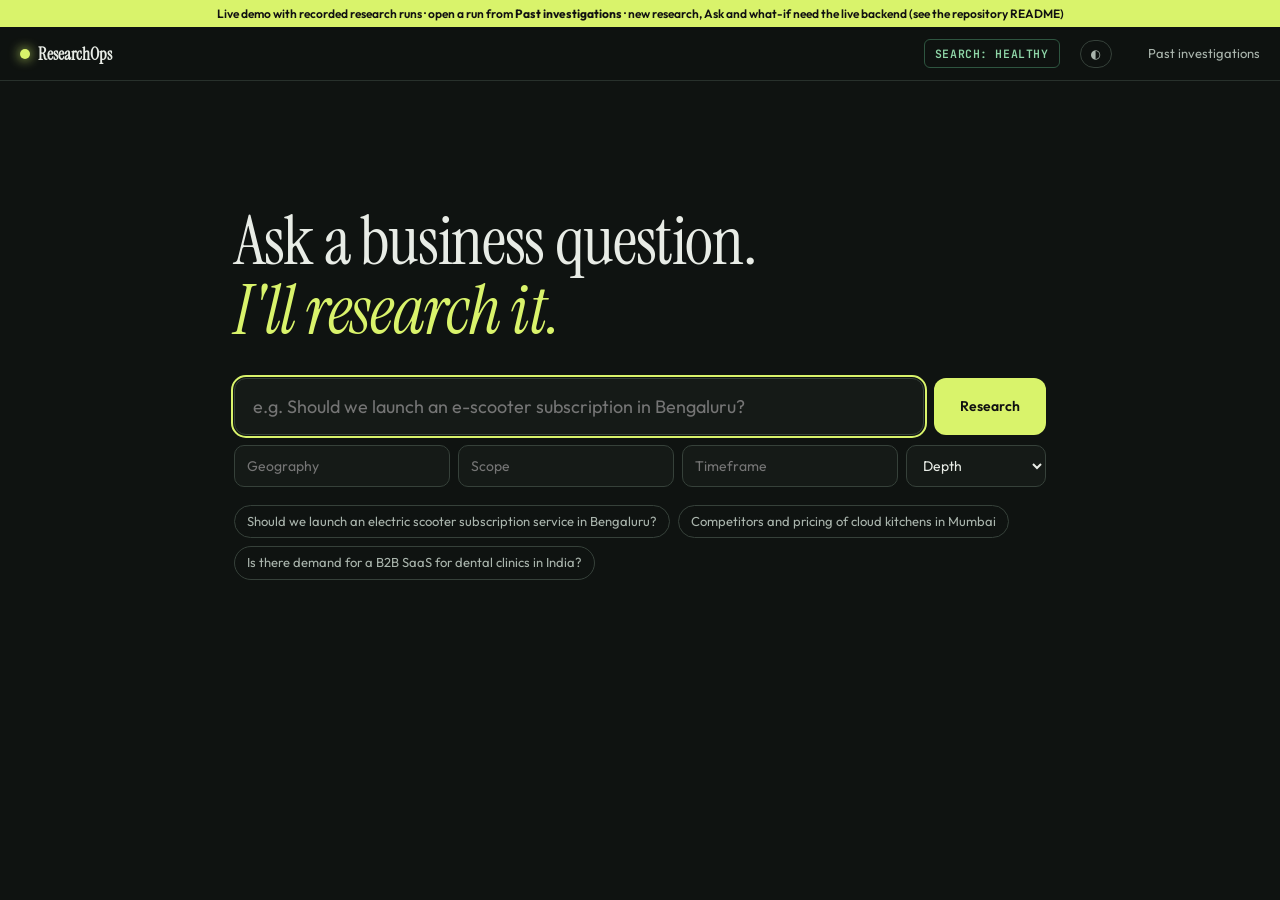
<file: index.html>
<!doctype html>
<html lang="en">
<head>
<meta charset="utf-8">
<meta name="viewport" content="width=device-width, initial-scale=1">
<title>ResearchOps</title>
<link rel="preconnect" href="https://fonts.googleapis.com">
<link href="https://fonts.googleapis.com/css2?family=Instrument+Serif:ital@0;1&family=Outfit:wght@300;400;500;600;700&family=JetBrains+Mono:wght@400;500&display=swap" rel="stylesheet">
<link rel="stylesheet" href="style.css">
</head>
<body>
<div class="demo-banner">Live demo with recorded research runs · open a run from <b>Past investigations</b> · new research, Ask and what-if need the live backend (see the repository README)</div>
<header class="top">
  <a class="brand" href="./" aria-label="Home"><span class="dot"></span>ResearchOps</a>
  <form id="topSearch" class="top-search" hidden>
    <input name="q" placeholder="Research another question…" autocomplete="off" aria-label="Research question">
  </form>
  <button id="healthBadge" class="health unknown" title="Research source health — click for details">SEARCH: …</button><button class="theme-toggle" id="themeToggle" title="Light / dark">◐</button><details class="recent" style="margin-left:16px"><summary>Past investigations</summary><ul id="recentList"></ul></details>
</header>

<main id="landing" class="landing">
  <h1>Ask a business question.<br><em>I'll research it.</em></h1>
  <form id="heroSearch" class="hero-search">
    <input name="q" placeholder="e.g. Should we launch an e-scooter subscription in Bengaluru?" autocomplete="off" aria-label="Research question" autofocus>
    <button>Research</button>
  </form>
  <div class="constraints">
    <input id="cGeo" placeholder="Geography" aria-label="Geography">
    <input id="cScope" placeholder="Scope" aria-label="Scope">
    <input id="cTime" placeholder="Timeframe" aria-label="Timeframe">
    <select id="cDepth" aria-label="Depth"><option value="">Depth</option><option value="quick">Quick</option><option value="standard">Standard</option><option value="deep">Deep</option></select>
  </div>
  <div class="examples" id="examples"></div>
</main>

<section id="runView" class="run" hidden>
  <button class="lograil" id="logShow" title="Show research log">›</button>
  <aside class="log">
    <div class="log-head">
      <button class="loghide" id="logHide" title="Hide research log">‹</button>
      <div>
        <p class="eyebrow" id="runQuery"></p>
        <h2 id="runTitle">Researching…</h2>
      </div>
      <div class="meter" id="meter" hidden></div>
      <div class="counters" id="counters"></div>
      <form id="goalForm" class="goal-form" hidden><input name="g" placeholder="Change the goal mid-run (e.g. focus on delivery riders)…" autocomplete="off"><button>Update</button></form>
    </div>
    <ol id="timeline" class="timeline"></ol>
  </aside>
  <div class="stage">
    <div id="hearing" class="hearing" hidden></div>
    <div class="stepper" id="stepper"></div>
    <nav class="tabs" id="tabs">
      <button data-tab="graph" class="on">Graph</button>
      <button data-tab="verdict">Verdict</button>
      <button data-tab="matrix">Matrix</button>
      <button data-tab="report">Report</button>
      <button data-tab="ask">Ask</button>
      <select id="moreTabs" class="more" aria-label="More views">
        <option value="">More ▾</option>
        <option value="agents">Agents &amp; conversation</option><option value="court">Evidence court</option>
        <option value="autopsy">Red-team autopsy</option><option value="economics">Monte Carlo simulation</option>
        <option value="actionplan">Action plan</option><option value="whatif">What-if lab</option><option value="planner">Planner</option><option value="replay">Replay</option>
        <option value="memory">Research memory</option><option value="trial">Trial</option><option value="brief">Evidence by hypothesis</option>
        <option value="claims">Claims &amp; debt</option><option value="sources">Sources</option>
      </select>
    </nav>
    <div class="panel graph-panel" id="panel-graph"></div>
    <div class="panel" id="panel-verdict" hidden><div class="waiting" id="verdictWaiting">The verdict appears once the evidence has been weighed, argued and verified. Answer the questions above when asked; watch the log on the left.</div><div id="verdict"></div></div>
    <div class="panel" id="panel-trial" hidden><div id="trial"></div></div>
    <div class="panel" id="panel-brief" hidden><div class="waiting" id="briefWaiting">The brief is written from the collected evidence once research completes. Watch the research log on the left; click any step to inspect what it found.</div><div id="brief"></div></div>
    <div class="panel" id="panel-claims" hidden><div id="claims"></div></div>
    <div class="panel" id="panel-sources" hidden><div id="sources"></div></div>
    <div class="panel" id="panel-report" hidden></div>
    <div class="panel" id="panel-ask" hidden></div>
    <div class="panel" id="panel-matrix" hidden></div>
    <div class="panel" id="panel-agents" hidden></div>
    <div class="panel" id="panel-court" hidden></div>
    <div class="panel" id="panel-autopsy" hidden></div>
    <div class="panel" id="panel-economics" hidden></div>
    <div class="panel" id="panel-whatif" hidden></div>
    <div class="panel" id="panel-actionplan" hidden></div>
    <div class="panel" id="panel-planner" hidden></div>
    <div class="panel" id="panel-replay" hidden></div>
    <div class="panel" id="panel-memory" hidden></div>
  </div>
</section>

<aside id="inspector" class="inspector" hidden aria-label="Inspector">
  <button class="close" id="inspClose" aria-label="Close">×</button>
  <div id="inspBody"></div>
</aside>

<script src="demo-shim.js"></script>
<script src="graph.js"></script>
<script src="app.js"></script>
<script src="views.js"></script>
</body>
</html>
</file>
<file: style.css>
:root {
  --bg: #0f1311; --bg2: #151a17; --bg3: #1c231f; --line: #28312c; --line2: #36413a;
  --ink: #e8ece6; --ink2: #aab5ad; --ink3: #75827a;
  --accent: #d9f36b; --accent2: #7fd7c4;
  --fact: #7fb8ff; --exp: #f2b86b; --inf: #c79bff; --ref: #8fd6a8; --rep: #b5b5a0; --warn: #ff8a7a;
  --serif: "Instrument Serif", Georgia, serif; --sans: "Outfit", system-ui, sans-serif; --mono: "JetBrains Mono", ui-monospace, monospace;
  --t0: #6fd39a; --t1: #66352f; --t2: #2e5540; --t3: #ff8a7a; --t4: #f5b454; --t5: #8fd6a8; --t6: #4b3b66; --t7: #1b1822; --t8: #c97a70; --t9: #5e4a2c; --t10: #57431c; --t11: #4a4a3e; --t12: #2f4a66; --t13: #262b12; --t14: #1c2713; --t15: #6fa8ff; --t16: #111;
  --shadow: none; --glass: rgba(15,19,17,.85);
}
* { box-sizing: border-box; }
html, body { margin: 0; background: var(--bg); color: var(--ink); font: 14px/1.5 var(--sans); }
a { color: var(--accent2); }
button { font: inherit; cursor: pointer; }
[hidden] { display: none !important; }
.eyebrow { font: 500 11px/1 var(--mono); letter-spacing: .12em; text-transform: uppercase; color: var(--ink3); margin: 0 0 8px; }

.top { display: flex; align-items: center; gap: 20px; padding: 12px 20px; border-bottom: 1px solid var(--line); background: var(--bg); position: sticky; top: 0; z-index: 20; }
.brand { font: 600 17px var(--serif); color: var(--ink); text-decoration: none; display: flex; align-items: center; gap: 8px; }
.brand .dot { width: 10px; height: 10px; border-radius: 50%; background: var(--accent); box-shadow: 0 0 12px var(--accent); }
.top-search { flex: 1; max-width: 520px; }
.top-search input { width: 100%; background: var(--bg2); border: 1px solid var(--line); color: var(--ink); padding: 8px 12px; border-radius: 8px; font: inherit; }
.recent { margin-left: auto; position: relative; color: var(--ink2); }
.recent summary { cursor: pointer; list-style: none; font-size: 13px; }
.recent ul { position: absolute; right: 0; top: 28px; background: var(--bg2); border: 1px solid var(--line); border-radius: 10px; list-style: none; margin: 0; padding: 6px; width: 360px; max-height: 60vh; overflow: auto; }
.recent li a { display: block; padding: 8px 10px; border-radius: 6px; color: var(--ink); text-decoration: none; font-size: 13px; }
.recent li a:hover { background: var(--bg3); }
.recent li small { color: var(--ink3); display: block; }

.landing { max-width: 860px; margin: 0 auto; padding: 14vh 24px 60px; }
.landing h1 { font: 400 clamp(40px, 6vw, 68px)/1.02 var(--serif); margin: 0 0 22px; letter-spacing: -.02em; }
.landing h1 em { color: var(--accent); font-style: italic; }
.lede { color: var(--ink2); font-size: 16px; max-width: 640px; }
.hero-search { display: flex; gap: 10px; margin-top: 32px; }
.hero-search input { flex: 1; font: 18px var(--sans); padding: 16px 18px; background: var(--bg2); border: 1px solid var(--line2); color: var(--ink); border-radius: 12px; }
.hero-search input:focus, .top-search input:focus { outline: 2px solid var(--accent); outline-offset: 1px; }
.hero-search button { padding: 0 26px; background: var(--accent); color: var(--t16); border: 0; border-radius: 12px; font-weight: 600; }
.examples { margin-top: 18px; display: flex; flex-wrap: wrap; gap: 8px; }
.examples button { background: none; border: 1px solid var(--line2); color: var(--ink2); padding: 6px 12px; border-radius: 99px; font-size: 13px; }
.examples button:hover { border-color: var(--accent); color: var(--ink); }

.run { display: grid; grid-template-columns: minmax(340px, 30%) 1fr; height: calc(100vh - 64px); }
.log { border-right: 1px solid var(--line); overflow: auto; background: var(--bg); }
.log-head { padding: 18px 18px 12px; position: sticky; top: 0; background: var(--bg); z-index: 2; border-bottom: 1px solid var(--line); }
.log-head h2 { font: 400 24px/1.15 var(--serif); margin: 0 0 12px; }
.counters { display: grid; grid-template-columns: repeat(4, 1fr); gap: 6px; }
.counters div { background: var(--bg2); border: 1px solid var(--line); border-radius: 8px; padding: 6px 8px; }
.counters b { display: block; font: 500 18px var(--mono); color: var(--accent); }
.counters span { font-size: 11px; color: var(--ink3); }

.timeline { list-style: none; margin: 0; padding: 10px 12px 40px; }
.step { position: relative; padding: 8px 10px 8px 30px; border-radius: 8px; cursor: pointer; }
.step:hover { background: var(--bg2); }
.step::before { content: ""; position: absolute; left: 11px; top: 13px; width: 9px; height: 9px; border-radius: 50%; background: var(--line2); }
.step::after { content: ""; position: absolute; left: 15px; top: 26px; bottom: -8px; width: 1px; background: var(--line); }
.step:last-child::after { display: none; }
.step.done::before { background: var(--accent); }
.step.failed::before { background: var(--warn); }
.step.running::before { background: var(--accent2); animation: pulse 1s infinite; }
@keyframes pulse { 50% { box-shadow: 0 0 0 5px rgba(127, 215, 196, .2); } }
.step h4 { margin: 0; font: 500 13.5px var(--sans); display: flex; justify-content: space-between; gap: 8px; }
.step h4 time { font: 11px var(--mono); color: var(--ink3); }
.step p { margin: 2px 0 0; color: var(--ink2); font-size: 12.5px; }
.step.failed p { color: var(--warn); }
.step .subs { margin: 6px 0 0; padding: 0; list-style: none; max-height: 180px; overflow: auto; }
.step .subs li { font: 11.5px/1.5 var(--mono); color: var(--ink3); padding: 2px 6px; border-radius: 4px; white-space: nowrap; overflow: hidden; text-overflow: ellipsis; }
.step .subs li:hover { color: var(--ink); background: var(--bg3); }
.step .subs li.bad { color: var(--t8); }

.stage { display: flex; flex-direction: column; min-width: 0; }
.tabs { display: flex; gap: 2px; padding: 10px 16px 0; border-bottom: 1px solid var(--line); overflow-x: auto; }
.tabs button { background: none; border: 0; color: var(--ink3); padding: 10px 14px; border-bottom: 2px solid transparent; white-space: nowrap; }
.tabs button.on { color: var(--ink); border-color: var(--accent); }
.panel { flex: 1; overflow: auto; position: relative; }
.waiting { color: var(--ink3); padding: 40px; max-width: 560px; }
.filters input { margin: 0; }
.filters { display: flex; gap: 4px; flex-wrap: wrap; }
.filters label { font-size: 11.5px; color: var(--ink2); background: var(--bg2); border: 1px solid var(--line); border-radius: 99px; padding: 2px 8px; display: flex; gap: 4px; align-items: center; cursor: pointer; }
.filters i { width: 8px; height: 8px; border-radius: 50%; display: inline-block; }
.legend-edges { margin-left: auto; font-size: 11px; color: var(--ink3); display: flex; gap: 6px; align-items: center; white-space: nowrap; }
.legend-edges i { width: 18px; height: 0; border-top: 2px solid; display: inline-block; }
.l-fact { border-color: var(--fact) !important; } .l-exp { border-color: var(--exp) !important; border-top-style: dashed !important; }
.l-inf { border-color: var(--inf) !important; border-top-style: dotted !important; } .l-ev { border-color: var(--line2) !important; }

/* brief */
#brief { padding: 28px 32px 80px; max-width: 1180px; }
.b-hero { display: grid; grid-template-columns: minmax(0, 1fr) 300px; gap: 28px; margin-bottom: 36px; }
.b-hero h1 { font: 400 44px/1.05 var(--serif); margin: 0 0 6px; }
.b-hero .where { color: var(--ink3); font-size: 13px; margin-bottom: 18px; }
.b-hero img { width: 100%; border-radius: 12px; border: 1px solid var(--line); }
.facts { display: grid; grid-template-columns: max-content 1fr; gap: 4px 14px; font-size: 13px; margin-top: 14px; }
.facts dt { color: var(--ink3); } .facts dd { margin: 0; min-width: 0; overflow-wrap: anywhere; }
section.b { margin: 0 0 40px; }
section.b > h3 { font: 400 24px var(--serif); margin: 0 0 4px; }
section.b > .how { color: var(--ink3); font-size: 12.5px; margin: 0 0 14px; max-width: 760px; }
.synth { background: var(--bg2); border: 1px solid var(--t6); border-radius: 10px; padding: 14px 16px; margin-top: 16px; font-size: 14.5px; }
.synth .cite { font: 11px var(--mono); color: var(--inf); cursor: pointer; text-decoration: underline dotted; }
.cards { display: grid; grid-template-columns: repeat(auto-fill, minmax(250px, 1fr)); gap: 12px; }
.card { background: var(--bg2); border: 1px solid var(--line); border-radius: 12px; padding: 14px; cursor: pointer; transition: border-color .15s; }
.card:hover { border-color: var(--line2); }
.card h5 { margin: 0 0 6px; font: 600 15px var(--sans); }
.card .meta { font: 11px var(--mono); color: var(--ink3); }
.card ul { margin: 8px 0 0; padding-left: 16px; color: var(--ink2); font-size: 12.5px; }
.bar { height: 4px; background: var(--bg3); border-radius: 2px; margin-top: 8px; overflow: hidden; }
.bar > i { display: block; height: 100%; background: var(--accent); }
.claim { padding: 10px 12px; border: 1px solid var(--line); border-radius: 10px; background: var(--bg2); margin-bottom: 8px; cursor: pointer; font-size: 13.5px; }
.claim:hover { border-color: var(--line2); }
.claim .q { margin: 0 0 6px; }
.badges { display: flex; gap: 6px; flex-wrap: wrap; align-items: center; }
.badge { font: 500 10px/1 var(--mono); letter-spacing: .04em; text-transform: uppercase; padding: 4px 6px; border-radius: 4px; border: 1px solid; }
.b-verified { color: var(--fact); border-color: var(--t12); } .b-reference { color: var(--ref); border-color: var(--t2); }
.b-reported { color: var(--rep); border-color: var(--t11); } .b-opinion { color: var(--exp); border-color: var(--t9); }
.b-inference { color: var(--inf); border-color: var(--t6); } .b-warning { color: var(--warn); border-color: var(--t1); }
.src { font: 11px var(--mono); color: var(--ink3); }
.chips { display: flex; flex-wrap: wrap; gap: 6px; }
.chip { background: var(--bg3); border: 1px solid var(--line); border-radius: 99px; padding: 3px 10px; font-size: 12.5px; cursor: pointer; }
.chip b { font: 500 11px var(--mono); color: var(--accent); margin-left: 4px; }
.cols { display: grid; grid-template-columns: repeat(auto-fit, minmax(340px, 1fr)); gap: 20px; }
.climate .m.ok { color: var(--accent); }

/* tables */
table { width: 100%; border-collapse: collapse; font-size: 12.5px; }
th, td { text-align: left; padding: 6px 8px; border-bottom: 1px solid var(--line); vertical-align: top; }
th { color: var(--ink3); font-weight: 500; position: sticky; top: 0; background: var(--bg); }
tr.click { cursor: pointer; } tr.click:hover td { background: var(--bg2); }
.tablewrap { padding: 16px 20px; }
.tablewrap .tools { display: flex; gap: 10px; margin-bottom: 12px; flex-wrap: wrap; }
.tablewrap .tools input, .tablewrap .tools select { background: var(--bg2); border: 1px solid var(--line); color: var(--ink); padding: 6px 10px; border-radius: 6px; font: inherit; }
td.mono, .mono { font-family: var(--mono); font-size: 11.5px; }

/* inspector */
.inspector { position: fixed; top: 57px; right: 0; bottom: 0; width: min(560px, 100vw); background: var(--bg2); border-left: 1px solid var(--line2); overflow: auto; padding: 22px 24px 60px; z-index: 30; box-shadow: -20px 0 40px rgba(0,0,0,.4); }
.inspector .close { position: absolute; right: 14px; top: 10px; background: none; border: 0; color: var(--ink2); font-size: 26px; }
.inspector h2 { font: 400 26px/1.15 var(--serif); margin: 0 0 6px; padding-right: 30px; }
.inspector h4 { font: 500 11px var(--mono); letter-spacing: .1em; text-transform: uppercase; color: var(--ink3); margin: 22px 0 8px; }
.inspector .claim { background: var(--bg); }
.edge { padding: 8px 10px; border: 1px solid var(--line); border-radius: 8px; margin-bottom: 6px; cursor: pointer; font-size: 13px; background: var(--bg); }
.edge:hover { border-color: var(--line2); }
.edge .why { color: var(--ink3); font-size: 12px; }
.conf { font: 11px var(--mono); color: var(--accent); }
pre.json, pre.text { background: var(--bg); border: 1px solid var(--line); border-radius: 8px; padding: 10px; font: 11.5px/1.5 var(--mono); white-space: pre-wrap; word-break: break-word; max-height: 50vh; overflow: auto; color: var(--ink2); }
.kv { display: grid; grid-template-columns: max-content 1fr; gap: 4px 12px; font-size: 13px; }
.kv dt { color: var(--ink3); } .kv dd { margin: 0; word-break: break-word; }
.stage-data table { font-size: 12px; }
.muted { color: var(--ink3); }
.note { font-size: 12.5px; color: var(--ink3); border-left: 2px solid var(--line2); padding-left: 10px; margin: 8px 0; }

@media (max-width: 900px) {
  .run { grid-template-columns: 1fr; height: auto; }
  .log { max-height: 50vh; border-right: 0; border-bottom: 1px solid var(--line); }
  .panel { min-height: 70vh; }
  .b-hero { grid-template-columns: 1fr; }
  #brief { padding: 20px 16px; }
}

.health { margin-left: auto; font: 600 11.5px var(--mono); letter-spacing: .05em; padding: 6px 10px; border-radius: 6px; border: 1px solid; background: none; }
.health.HEALTHY { color: var(--ok, var(--t5)); border-color: var(--t2); } .health.DEGRADED { color: var(--t4); border-color: var(--t10); }
.health.OFFLINE, .health.unknown, .health.UNKNOWN { color: var(--t3); border-color: var(--t1); }
.prov { display: grid; grid-template-columns: 1.4fr .8fr 2.6fr; gap: 4px 10px; font-size: 12.5px; align-items: baseline; }
.prov .st { font: 600 11px var(--mono); } .st.healthy, .st.ok, .st.cached { color: var(--t5); } .st.degraded, .st.empty, .st.skipped { color: var(--t4); } .st.failed, .st.disabled { color: var(--t3); }

/* hearing: the run waits for the user */
.hearing { margin: 12px 16px 0; padding: 16px 18px; background: var(--bg2); border: 1px solid var(--accent); border-radius: 12px; }
.hearing h3 { font: 400 22px/1.2 var(--serif); margin: 0 0 6px; }
.hearing textarea, .hearing .t, .goal-form input { width: 100%; background: var(--bg); border: 1px solid var(--line2); color: var(--ink); border-radius: 8px; padding: 8px 10px; font: inherit; }
.hearing .row { display: flex; gap: 8px; margin-top: 8px; }
.hearing button, .goal-form button { background: none; border: 1px solid var(--line2); color: var(--ink2); padding: 7px 14px; border-radius: 8px; }
.hearing button.primary { background: var(--accent); color: var(--t16); border-color: var(--accent); font-weight: 600; margin-top: 10px; }
.hyp-edit { display: grid; grid-template-columns: auto 1fr auto 120px 44px; gap: 8px; align-items: center; margin-bottom: 6px; }
.fav { font: 500 10px var(--mono); text-transform: uppercase; padding: 2px 6px; border-radius: 4px; white-space: nowrap; }
.fav.good { color: var(--ref); border: 1px solid var(--t2); } .fav.bad { color: var(--warn); border: 1px solid var(--t1); }
.goal-form { display: flex; gap: 6px; margin-top: 10px; }
.goal-form input { font-size: 12.5px; padding: 6px 8px; }

/* verdict */
#verdict { padding: 28px 32px 80px; max-width: 1180px; }
.v-hero { display: grid; grid-template-columns: minmax(0, 1fr) 260px; gap: 28px; margin-bottom: 32px; }
.v-hero h1 { font: 400 40px/1.08 var(--serif); margin: 0 0 8px; }
.v-num { background: var(--bg2); border: 1px solid var(--line2); border-radius: 14px; padding: 18px; }
.v-num .big { font: 400 64px/1 var(--serif); color: var(--accent); }
.v-num .lbl { font-weight: 600; margin: 4px 0; text-transform: capitalize; }
.v-num .ver { margin-top: 12px; font-size: 12.5px; border-top: 1px solid var(--line); padding-top: 10px; }
.gauge { position: relative; height: 8px; background: var(--bg3); border-radius: 4px; margin: 8px 0; }
.gauge i { position: absolute; top: 0; bottom: 0; background: rgba(217, 243, 107, .25); border-radius: 4px; }
.gauge b { position: absolute; top: -4px; width: 3px; height: 16px; margin-left: -1px; background: var(--accent); border-radius: 2px; }
.gauge u { position: absolute; top: -2px; width: 1px; height: 12px; background: var(--ink3); }
.gauge::after { content: ""; position: absolute; left: 50%; top: -3px; height: 14px; border-left: 1px dashed var(--line2); }
.gauge.small { height: 6px; }
.meter { margin: -4px 0 10px; font-size: 12.5px; color: var(--ink2); }
.meter b { color: var(--accent); }
.hyp { padding: 10px 0; border-bottom: 1px solid var(--line); }
.hyp-t { font-size: 14px; } .hyp-n b { font: 500 16px var(--mono); color: var(--ink); }
.whatif { display: grid; grid-template-columns: 1fr 200px 48px; gap: 10px; align-items: center; padding: 6px 0; font-size: 13.5px; }
ul.prose { margin: 0; padding-left: 18px; } ul.prose li { margin-bottom: 8px; font-size: 14.5px; }
ul.prose .cite, .speaker .cite { font: 11px var(--mono); color: var(--inf); cursor: pointer; text-decoration: underline dotted; }
ul.struck li { color: var(--ink3); text-decoration: line-through; text-decoration-color: var(--warn); }
.conflict { margin-bottom: 14px; }

/* trial */
.court { display: grid; grid-template-columns: repeat(auto-fill, minmax(360px, 1fr)); gap: 14px; }
.speaker { background: var(--bg2); border: 1px solid var(--line); border-radius: 12px; padding: 14px 16px; }
.speaker h3 { font: 400 22px var(--serif); margin: 0 0 8px; }
.speaker ol { margin: 0; padding-left: 18px; } .speaker li { margin-bottom: 8px; font-size: 13.5px; }
.speaker.advocate { border-color: var(--t2); } .speaker.challenger { border-color: var(--t1); } .speaker.premortem { border-color: var(--t6); }
@media (max-width: 900px) { .v-hero { grid-template-columns: 1fr; } #verdict { padding: 20px 16px; } .whatif { grid-template-columns: 1fr; } .hyp-edit { grid-template-columns: auto 1fr; } }
.step.waiting::before { background: var(--t4); animation: pulse 1s infinite; }

/* ---------- live research graph ---------- */
.graph-panel { position: relative; min-height: 520px; padding: 0 !important; overflow: hidden; }
.kg { width: 100%; height: 100%; display: block; cursor: grab; background: radial-gradient(circle at 50% 45%, var(--bg2), var(--bg) 70%); }
.kg-link { stroke: var(--line2); stroke-width: 1.3; }
.kg-link.rel { stroke: var(--accent2); stroke-opacity: .35; stroke-width: 1; stroke-dasharray: 3 3; }
.kg-arrow { fill: var(--accent2); opacity: .6; }
.kg-node { cursor: pointer; }
.kg-shape { fill: var(--bg2); stroke: var(--line2); stroke-width: 1.3; }
.kg-chip { fill: var(--ink); font: 11px var(--sans); pointer-events: none; }
.kg-node.dot .kg-shape { fill: var(--rep); stroke: var(--bg); }
.kg-node.dot.bad .kg-shape { fill: var(--warn); opacity: .5; }
.kg-node.dot.official .kg-shape, .kg-node.dot.news .kg-shape { fill: var(--fact); }
.kg-node.dot.forum .kg-shape, .kg-node.dot.review .kg-shape { fill: var(--exp); }
.kg-node.dot.research .kg-shape { fill: var(--inf); }
.kg-node.ev.pos .kg-shape { fill: var(--t0); stroke: none; }
.kg-node.ev.neg .kg-shape { fill: var(--warn); stroke: none; }
.kg-node.role .kg-shape { stroke: var(--exp); }
.kg-node.role.advocate .kg-shape { stroke: var(--t15); }
.kg-node.role.challenger .kg-shape { stroke: var(--warn); }
.kg-node:hover .kg-shape { stroke: #fff; }

/* rich cards */
.kgc { box-sizing: border-box; background: var(--bg2); border: 1px solid var(--line2); border-radius: 10px; padding: 9px 11px; color: var(--ink);
       font: 11.5px/1.35 var(--sans); box-shadow: 0 6px 20px rgba(0,0,0,.35); }
.kgc.running { border-color: var(--accent); animation: kgcpulse 1.4s ease-in-out infinite; }
@keyframes kgcpulse { 50% { box-shadow: 0 0 0 4px rgba(217,243,107,.18), 0 6px 20px rgba(0,0,0,.35); } }
.kgc-root { background: var(--t14); border: 2px solid var(--accent); padding: 11px 13px; }
.kgc-q { font: 400 17px/1.2 var(--serif); margin: 3px 0 8px; }
.kgc.kgc-q { font: 11.5px/1.35 var(--sans); margin: 0; border-color: var(--accent); background: var(--t13); }
.kgc-eyebrow { font: 500 9px var(--mono); letter-spacing: .12em; text-transform: uppercase; color: var(--ink3); }
.kgc-head { display: flex; align-items: center; gap: 7px; font-weight: 600; font-size: 12.5px; margin-bottom: 6px; }
.kgc-head small { margin-left: auto; font: 10px var(--mono); color: var(--ink3); font-weight: 400; }
.kgc-dot { width: 8px; height: 8px; border-radius: 50%; background: var(--ink3); flex: none; }
.kgc-dot.run { background: var(--accent); box-shadow: 0 0 8px var(--accent); }
.kgc-dot.done { background: var(--t0); }
.kgc-sub { font: 10.5px var(--mono); color: var(--ink3); margin-top: 4px; }
.kgc-row { display: flex; align-items: center; gap: 8px; margin-top: 4px; }
.kgc-row b { font: 600 11px var(--mono); }
.kgc-bar { flex: 1; height: 6px; background: var(--line); border-radius: 3px; overflow: hidden; display: flex; margin-top: 4px; }
.kgc-row .kgc-bar { margin-top: 0; }
.kgc-bar i { display: block; height: 100%; background: var(--accent2); }
.kgc-bar i.good { background: var(--t0); }
.kgc-bar i.mid { background: var(--exp); }
.kgc-bar i.bad { background: var(--warn); }
.kgc-bar i.prior { background: var(--ink3); }
.kgc-bar i.acc { background: var(--accent); }
.kgc-list { list-style: none; margin: 0; padding: 0; display: grid; gap: 3px; }
.kgc-list li { display: grid; grid-template-columns: 14px 1fr auto; gap: 4px; align-items: baseline; color: var(--ink2); }
.kgc-list li b { font-size: 10px; color: var(--ink3); }
.kgc-list li.done b { color: var(--t0); }
.kgc-list li.run b { color: var(--accent); }
.kgc-list li.bad b { color: var(--warn); }
.kgc-list li.done span { color: var(--ink); }
.kgc-list li em { grid-column: 2 / 4; font-style: normal; color: var(--accent2); font-size: 10.5px; }
.kgc-list li small { font: 9.5px var(--mono); color: var(--ink3); }
.kgc-stats { display: grid; grid-template-columns: repeat(3, 1fr); gap: 4px; text-align: center; }
.kgc-stats div { background: var(--bg3); border-radius: 6px; padding: 4px 0; font-size: 9.5px; color: var(--ink3); }
.kgc-stats b { display: block; font: 600 15px var(--mono); color: var(--ink); }
.kgc-tags { display: flex; flex-wrap: wrap; gap: 3px; margin-top: 6px; }
.kgc-tags span { font: 9.5px var(--mono); color: var(--ink2); background: var(--bg3); border-radius: 4px; padding: 1px 5px; }
.kgc-warn { font-size: 10.5px; color: var(--warn); margin-top: 4px; }
.kgc-crux { font-size: 10.5px; color: var(--accent); margin-top: 4px; }
.kgc-g-bg, .kgc-g { fill: none; stroke-width: 8; stroke-linecap: round; }
.kgc-g-bg { stroke: var(--line); }
.kgc-g.good { stroke: var(--t0); }
.kgc-g.mid { stroke: var(--exp); }
.kgc-g.bad { stroke: var(--warn); }
.kgc svg text { fill: var(--ink); font: 400 20px var(--serif); }
.kgc-hypcard { border-color: rgba(199,155,255,.45); background: var(--t7); }
.kgc-hyph { display: flex; align-items: center; justify-content: space-between; margin-bottom: 3px; }
.kgc-id { font: 600 10px var(--mono); color: var(--inf); }
.kgc-info { background: none; border: 1px solid var(--line2); color: var(--accent2); border-radius: 99px; font: 10.5px var(--sans); padding: 0 7px; line-height: 17px; cursor: pointer; }
.kgc-info:hover, .kgc-info.on { background: var(--accent2); color: var(--t16); }
.kgc-text { font-size: 11.5px; }
.kgc-spark line { stroke: var(--line2); stroke-dasharray: 2 2; }
.kgc-spark polyline { fill: none; stroke: var(--accent2); stroke-width: 1.5; }
.kgc-asm { margin-top: 7px; border-top: 1px dashed var(--line2); padding-top: 6px; display: grid; gap: 5px; font-size: 10.5px; color: var(--ink2); }
.kgc-asm b { font: 600 10px var(--mono); color: var(--inf); }
.kgc-asm em { color: var(--accent2); font-style: normal; }

.kg-legend { position: absolute; left: 14px; bottom: 12px; display: flex; flex-wrap: wrap; gap: 6px 14px; font: 11px var(--mono); color: var(--ink3); max-width: 85%; }
.kg-legend span { white-space: nowrap; display: inline-flex; align-items: center; gap: 5px; }
.kg-legend i { display: inline-block; }
.kg-legend i.lg-card { width: 16px; height: 11px; border: 1.5px solid var(--accent2); border-radius: 3px; }
.kg-legend i.lg-hyp { width: 16px; height: 11px; border: 1.5px solid var(--inf); background: var(--t7); border-radius: 3px; }
.kg-legend i.lg-dot { width: 9px; height: 9px; border-radius: 50%; background: var(--rep); }
.kg-legend i.lg-up, .kg-legend i.lg-down { width: 0; height: 0; border-left: 5px solid transparent; border-right: 5px solid transparent; }
.kg-legend i.lg-up { border-bottom: 9px solid var(--t0); }
.kg-legend i.lg-down { border-top: 9px solid var(--warn); }
.kg-legend i.lg-rel { width: 18px; border-top: 1.5px dashed var(--accent2); }
.kg-legend i.lg-badge { width: 14px; height: 9px; border: 1.5px solid var(--exp); border-radius: 2px; }
.kg-fit { position: absolute; right: 14px; top: 12px; background: var(--bg2); border: 1px solid var(--line2); color: var(--ink2); padding: 4px 12px; border-radius: 8px; font-size: 12px; }

/* flow layout */
.kg-node { transition: transform .45s ease, opacity .3s; }
.kg-link.flow { fill: none; stroke: var(--ink3); stroke-width: 1.6; }
.kg-link.rel { fill: none; stroke-width: 1.2; stroke-dasharray: none; stroke-opacity: .55; }
.kg-link.rel.src { stroke: var(--line2); stroke-opacity: .9; }
.kg-link.rel.pos { stroke: var(--t0); } .kg-link.rel.neg { stroke: var(--warn); }
.kgc-claim, .kgc-src { display: grid; align-items: center; gap: 7px; }
.kgc.kgc-claim, .kgc.kgc-source { padding: 6px 9px; border-radius: 7px; box-shadow: none; }
.kgc-claim { grid-template-columns: 12px 1fr auto; font-size: 11px; line-height: 1.3; color: var(--ink); }
.kgc-claim b { font-size: 10px; } .kgc-claim.pos b { color: var(--t0); } .kgc-claim.neg b { color: var(--warn); }
.kgc-claim small, .kgc-src small { font: 9.5px var(--mono); color: var(--ink3); }
.kgc-src { grid-template-columns: 9px 1fr auto; font-size: 11.5px; }
.kgc-src i { width: 9px; height: 9px; border-radius: 50%; background: var(--rep); }
.kgc-src i.t-official, .kgc-src i.t-news { background: var(--fact); } .kgc-src i.t-forum, .kgc-src i.t-review { background: var(--exp); }
.kgc-src i.t-research, .kgc-src i.t-reference { background: var(--inf); } .kgc-src i.t-company { background: var(--accent2); }
.kgc-src span { overflow: hidden; text-overflow: ellipsis; white-space: nowrap; }
.kg-legend i.lg-src { width: 14px; height: 9px; border: 1.5px solid var(--line2); border-radius: 3px; }
.kg-legend i.lg-rel { border-top: 1.5px solid var(--t0); }
.kg-link.rel.faint { stroke-opacity: .22; stroke-dasharray: 4 3; }
.kg-fit { top: auto; bottom: 40px; }

/* ---------- light mode (toggle in the header) ---------- */
[data-theme="light"] {
  --bg: #f5f6f8; --bg2: #ffffff; --bg3: #eef0f3; --line: #e4e7eb; --line2: #d3d8de;
  --ink: #12151a; --ink2: #4a5260; --ink3: #8b93a1; --accent: #2f6bff; --accent2: #0e9f9e;
  --fact: #2563eb; --exp: #d97706; --inf: #7c3aed; --ref: #059669; --rep: #94a3b8; --warn: #e5484d;
  --shadow: 0 1px 2px rgba(16,24,40,.05), 0 4px 14px rgba(16,24,40,.06); --glass: rgba(255,255,255,.86);
  --t0: #16a34a; --t1: #fbd7d7; --t2: #cdeedd; --t3: #e5484d; --t4: #d97706; --t5: #059669; --t6: #e4dafd; --t7: #f6f3ff; --t8: #c2410c; --t9: #fdebc8; --t10: #fdebc8; --t11: #e5e7eb; --t12: #d6e4ff; --t13: #eef3ff; --t14: #eef3ff; --t15: #2563eb; --t16: #fff;
}
[data-theme="light"] .kgc-root { background: #f2f6ff; } [data-theme="light"] .kgc-hypcard { background: #faf8ff; border-color: rgba(124,58,237,.3); }
[data-theme="light"] .kgc.kgc-q { background: #f2f6ff; } [data-theme="light"] .kg { background: radial-gradient(circle at 50% 40%, #fff, var(--bg) 75%); }
[data-theme="light"] .kg-link.flow { stroke: #b8c0cc; } [data-theme="light"] .kgc, [data-theme="light"] .step { box-shadow: var(--shadow); }
[data-theme="light"] .hero-search button, [data-theme="light"] .hearing button.primary { color: #fff; }
.top { background: var(--glass); backdrop-filter: blur(10px); }
.theme-toggle { background: none; border: 1px solid var(--line2); color: var(--ink2); border-radius: 99px; padding: 4px 10px; font-size: 12px; }
.landing h1 em { color: var(--accent); }
.constraints { display: grid; grid-template-columns: repeat(3, 1fr) 140px; gap: 8px; margin-top: 10px; }
.constraints input, .constraints select { font: 14px var(--sans); padding: 10px 12px; background: var(--bg2); border: 1px solid var(--line2); border-radius: 10px; color: var(--ink); min-width: 0; }
.constraints input:focus, .constraints select:focus { outline: 2px solid var(--accent); outline-offset: 1px; }
@media (max-width: 720px) { .constraints { grid-template-columns: 1fr 1fr; } }

/* ---------- progress stepper ---------- */
.stepper { padding: 12px 18px 10px; border-bottom: 1px solid var(--line); }
.st-head { display: flex; justify-content: space-between; align-items: baseline; font-size: 14px; }
.st-head b.wait { color: var(--exp); animation: dot 1.1s ease-in-out infinite; } .st-head span { font: 12px var(--mono); color: var(--ink3); }
.st-bar { height: 4px; background: var(--line); border-radius: 2px; margin: 8px 0; overflow: hidden; }
.st-bar i { display: block; height: 100%; background: var(--accent); transition: width .4s; }
.st-steps { display: flex; list-style: none; margin: 0; padding: 0; gap: 4px; flex-wrap: wrap; }
.st-steps li { font-size: 12px; color: var(--ink3); padding: 3px 9px; border-radius: 99px; border: 1px solid var(--line); }
.st-steps li.done { color: var(--ink); border-color: var(--line2); } .st-steps li.done::before { content: "✓ "; color: var(--t0, #6fd39a); }
.st-steps li.now { color: var(--bg); background: var(--accent); border-color: var(--accent); animation: dot 1.4s ease-in-out infinite; }
.st-steps li.wait { background: var(--exp); border-color: var(--exp); }
@keyframes dot { 50% { opacity: .65; } }
/* roomier run screen */
.run { grid-template-columns: minmax(280px, 24%) 1fr; } .run.nolog { grid-template-columns: 1fr; } .run.nolog .log { display: none; }
.tabs { align-items: center; } .tabs .more { background: none; border: 0; color: var(--ink3); padding: 10px 8px; font: inherit; cursor: pointer; }
.tabs .more.on { color: var(--ink); } .logtoggle { margin-left: auto; background: none; border: 1px solid var(--line2) !important; color: var(--ink3); border-radius: 8px; padding: 5px 10px !important; }
.panel { padding: 18px 22px; }
/* shared view pieces */
.v-card { background: var(--bg2); border: 1px solid var(--line); border-radius: 12px; padding: 14px 16px; margin-bottom: 12px; box-shadow: var(--shadow); }
.v-card h3 { margin: 0 0 8px; font-size: 15px; display: flex; align-items: center; gap: 8px; flex-wrap: wrap; }
.v-cards { display: grid; grid-template-columns: repeat(auto-fill, minmax(210px, 1fr)); gap: 10px; margin-bottom: 14px; }
.v-agentcard { display: flex; flex-direction: column; gap: 4px; margin: 0; } .v-agentcard.v-working { border-color: var(--accent); }
.v-chip { display: inline-block; font: 500 11px var(--mono); padding: 2px 8px; border-radius: 99px; background: var(--bg3); color: var(--ink2); border: 1px solid var(--line); }
.v-chip.good, .v-badge.good { color: var(--t0, #6fd39a); border-color: currentColor; } .v-chip.bad, .v-badge.bad { color: var(--warn); border-color: currentColor; } .v-chip.mid, .v-badge.mid { color: var(--exp); border-color: currentColor; }
.v-badge { font: 600 12px var(--mono); border: 1px solid; border-radius: 99px; padding: 1px 9px; }
.v-kv { display: grid; grid-template-columns: repeat(auto-fill, minmax(130px, 1fr)); gap: 8px; margin: 6px 0 12px; }
.v-kv > div { background: var(--bg3); border-radius: 10px; padding: 8px 10px; font-size: 12px; color: var(--ink3); } .v-kv b { display: block; font: 600 18px var(--mono); color: var(--ink); }
.v-kv.small b { font-size: 14px; } .v-muted { color: var(--ink3); font-size: 13px; } .v-good { color: var(--t0, #6fd39a); } .v-bad { color: var(--warn); }
.v-toolbar { display: flex; gap: 10px; align-items: center; flex-wrap: wrap; margin-bottom: 12px; } .v-toolbar h3 { margin: 0; }
.v-btn { background: var(--accent); color: var(--bg); border: 0; border-radius: 9px; padding: 8px 14px; font-weight: 600; text-decoration: none; font-size: 13px; }
[data-theme="light"] .v-btn { color: #fff; } .v-btn.ghost { background: none; color: var(--ink2); border: 1px solid var(--line2); } .v-btn.small { padding: 5px 10px; font-size: 12px; }
.v-pdf { width: 100%; height: calc(100vh - 230px); border: 1px solid var(--line); border-radius: 10px; background: #fff; }
.v-chat { display: flex; flex-direction: column; gap: 8px; max-height: calc(100vh - 300px); overflow: auto; padding-bottom: 8px; }
.v-msg { padding: 10px 13px; border-radius: 12px; max-width: 86%; font-size: 14px; } .v-msg p { margin: 0 0 6px; }
.v-msg.user { align-self: flex-end; background: var(--accent); color: var(--bg); } [data-theme="light"] .v-msg.user { color: #fff; }
.v-msg.bot { align-self: flex-start; background: var(--bg2); border: 1px solid var(--line); } .v-msg.pending { color: var(--ink3); animation: dot 1.2s infinite; }
.v-msg.agent { max-width: 100%; background: var(--bg2); border: 1px solid var(--line); display: flex; gap: 8px; align-items: baseline; flex-wrap: wrap; font-size: 13px; }
.v-msg .v-who { font-weight: 600; } .v-msg .v-t { margin-left: auto; font: 11px var(--mono); color: var(--ink3); } .v-cite { font: 11px var(--mono); color: var(--ink3); }
.v-askbox { display: flex; gap: 8px; margin-top: 10px; } .v-askbox input, .v-toolbar input, .v-toolbar select, .v-card select { flex: 1; font: 14px var(--sans); padding: 10px 12px; background: var(--bg2); border: 1px solid var(--line2); border-radius: 10px; color: var(--ink); }
.v-askbox button { background: var(--accent); color: var(--bg); border: 0; border-radius: 10px; padding: 0 18px; font-weight: 600; }
.v-turn { border-left: 3px solid var(--line2); padding: 6px 12px; margin: 8px 0; } .v-turn p { margin: 3px 0; } .v-turn .v-pt { font-size: 13px; color: var(--ink2); }
.v-turn.prosecution { border-color: var(--warn); } .v-turn.defense { border-color: var(--fact); } .v-turn.judge { border-color: var(--accent); }
.v-slider { display: grid; grid-template-columns: 1fr 1.2fr 70px; gap: 10px; align-items: center; margin: 8px 0; font-size: 13px; } .v-slider input { accent-color: var(--accent); }
.v-slider output { font: 12px var(--mono); text-align: right; } .v-task { padding: 6px 0; border-bottom: 1px solid var(--line); font-size: 13px; }
.v-dissent { border-color: var(--exp); }
.tabs .more { flex: 0 0 auto; width: auto; }

.v-mxwrap { overflow: auto; } table.mx { border-collapse: collapse; width: 100%; font-size: 13px; }
table.mx th, table.mx td { border: 1px solid var(--line); padding: 8px 10px; text-align: left; vertical-align: top; }
table.mx tr:first-child th { background: var(--bg3); font: 600 12px var(--sans); } table.mx th:first-child { background: var(--bg3); }
table.mx td.blank { color: var(--ink3); text-align: center; }

.tabs .v-doctab { color: var(--accent); } .tabs .v-doctab .v-x { margin-left: 6px; color: var(--ink3); padding: 0 3px; border-radius: 4px; }
.tabs .v-doctab .v-x:hover { background: var(--bg3); color: var(--warn); }

.v-mc { display: grid; grid-template-columns: repeat(auto-fit, minmax(300px, 1fr)); gap: 14px; margin: 10px 0; }
.v-mc figure { margin: 0; } .v-mc figcaption { font-size: 12px; color: var(--ink3); margin-bottom: 4px; }
svg.hist { width: 100%; height: auto; } svg.hist rect { fill: var(--line2); } svg.hist rect.ok { fill: var(--accent); }
svg.hist line { stroke: var(--warn); stroke-dasharray: 3 3; } svg.hist text { font: 10px var(--mono); fill: var(--ink3); }

/* log collapse lives in the left pane: ‹ hides it, the slim rail › brings it back */
.lograil { display: none; }
.run.nolog { grid-template-columns: 26px 1fr; }
.run.nolog .lograil { display: block; background: var(--bg2); border: 0; border-right: 1px solid var(--line); color: var(--ink2); font-size: 18px; cursor: pointer; }
.run.nolog .lograil:hover { color: var(--accent); background: var(--bg3); }
.log-head { position: relative; }
.loghide { position: absolute; top: 6px; right: 6px; background: none; border: 1px solid var(--line2); color: var(--ink3); border-radius: 6px; width: 24px; height: 24px; line-height: 1; cursor: pointer; z-index: 2; }
.loghide:hover { color: var(--accent); border-color: var(--accent); }
.log-head { position: sticky; top: 0; z-index: 3; background: var(--bg); }
.run.nolog .lograil { border-right: 1px solid var(--line2); box-shadow: inset -3px 0 0 var(--accent); }

.stage { overflow: hidden; } .stage > .panel { overflow: auto; min-height: 0; flex: 1; }
.v-pdf { height: calc(100vh - 300px); min-height: 420px; }

.v-warn { color: var(--exp); font-size: 13px; margin: 6px 0; } .v-card h4, #simOut h4 { margin: 14px 0 6px; font-size: 13px; color: var(--ink2); }
table.v-mx tr.v-rowbad th, table.v-mx tr.v-rowbad td b { color: var(--warn); } table.v-mx tr.v-rowgood th, table.v-mx tr.v-rowgood td b { color: var(--t0, #6fd39a); }
.v-tornado { display: grid; gap: 6px; } .v-trow { display: grid; grid-template-columns: 110px 1fr 120px; gap: 10px; align-items: center; font-size: 12px; }
.v-tbar { position: relative; height: 14px; background: var(--bg3); border-radius: 3px; } .v-tbar::after { content: ""; position: absolute; left: 50%; top: 0; bottom: 0; border-left: 1px dashed var(--line2); }
.v-tbar i { position: absolute; top: 2px; bottom: 2px; background: var(--accent); border-radius: 2px; }

.v-btn.v-danger { background: var(--warn); color: #fff; }
#simOut.v-worst { border-color: var(--warn); box-shadow: inset 4px 0 0 var(--warn); }
.v-grid { display: grid; gap: 4px; min-width: max-content; }
.v-grid > div { padding: 10px 12px; border-radius: 8px; font-size: 13px; }
.v-gcorner { color: var(--ink3); font: 11px var(--mono); align-self: end; }
.v-gcol { background: var(--bg3); font-weight: 600; position: sticky; top: 0; z-index: 1; text-align: center; }
.v-grow { background: var(--bg3); font-weight: 600; position: sticky; left: 0; z-index: 1; display: flex; align-items: center; }
.v-gcell { min-height: 74px; display: flex; flex-direction: column; justify-content: space-between; border: 1px solid var(--line); }
.v-gfill { background: color-mix(in srgb, var(--accent) 14%, var(--bg2)); border-color: color-mix(in srgb, var(--accent) 40%, var(--line)); }
.v-gfill span { font-weight: 600; } .v-gcites { margin-top: 6px; font-size: 11px; }
.v-gempty { color: var(--ink3); font-size: 11px; justify-content: center; align-items: center;
  background: repeating-linear-gradient(45deg, var(--bg2), var(--bg2) 6px, var(--bg3) 6px, var(--bg3) 12px); }
.v-gsum { text-align: center; color: var(--ink3); font: 11px var(--mono); display: flex; flex-direction: column; justify-content: center; }
.v-gsum b { font-size: 15px; color: var(--ink); }

/* native dropdowns: readable in both themes, and the "More" menu is an obvious control */
:root { color-scheme: dark; } [data-theme="light"] { color-scheme: light; }
select option, select optgroup { background: var(--bg2); color: var(--ink); }
.tabs .more { appearance: none; -webkit-appearance: none; background: var(--bg2) url("data:image/svg+xml,%3Csvg xmlns='http://www.w3.org/2000/svg' width='10' height='6'%3E%3Cpath d='M0 0l5 6 5-6z' fill='%238b93a1'/%3E%3C/svg%3E") no-repeat right 12px center;
  border: 1px solid var(--line2) !important; border-radius: 999px; color: var(--ink); padding: 7px 32px 7px 14px !important; margin-left: 8px; font: 500 13px var(--sans); cursor: pointer; }
.tabs .more:hover, .tabs .more:focus-visible { border-color: var(--accent) !important; outline: none; box-shadow: 0 0 0 3px color-mix(in srgb, var(--accent) 25%, transparent); }
.tabs .more.on { background-color: color-mix(in srgb, var(--accent) 16%, var(--bg2)); border-color: var(--accent) !important; color: var(--ink); font-weight: 600; }
.v-toolbar select, .v-card select, .constraints select { color: var(--ink); background-color: var(--bg2); }

.demo-banner { background: var(--accent); color: #111; font: 600 12px var(--sans); text-align: center; padding: 6px 12px; }
</file>
